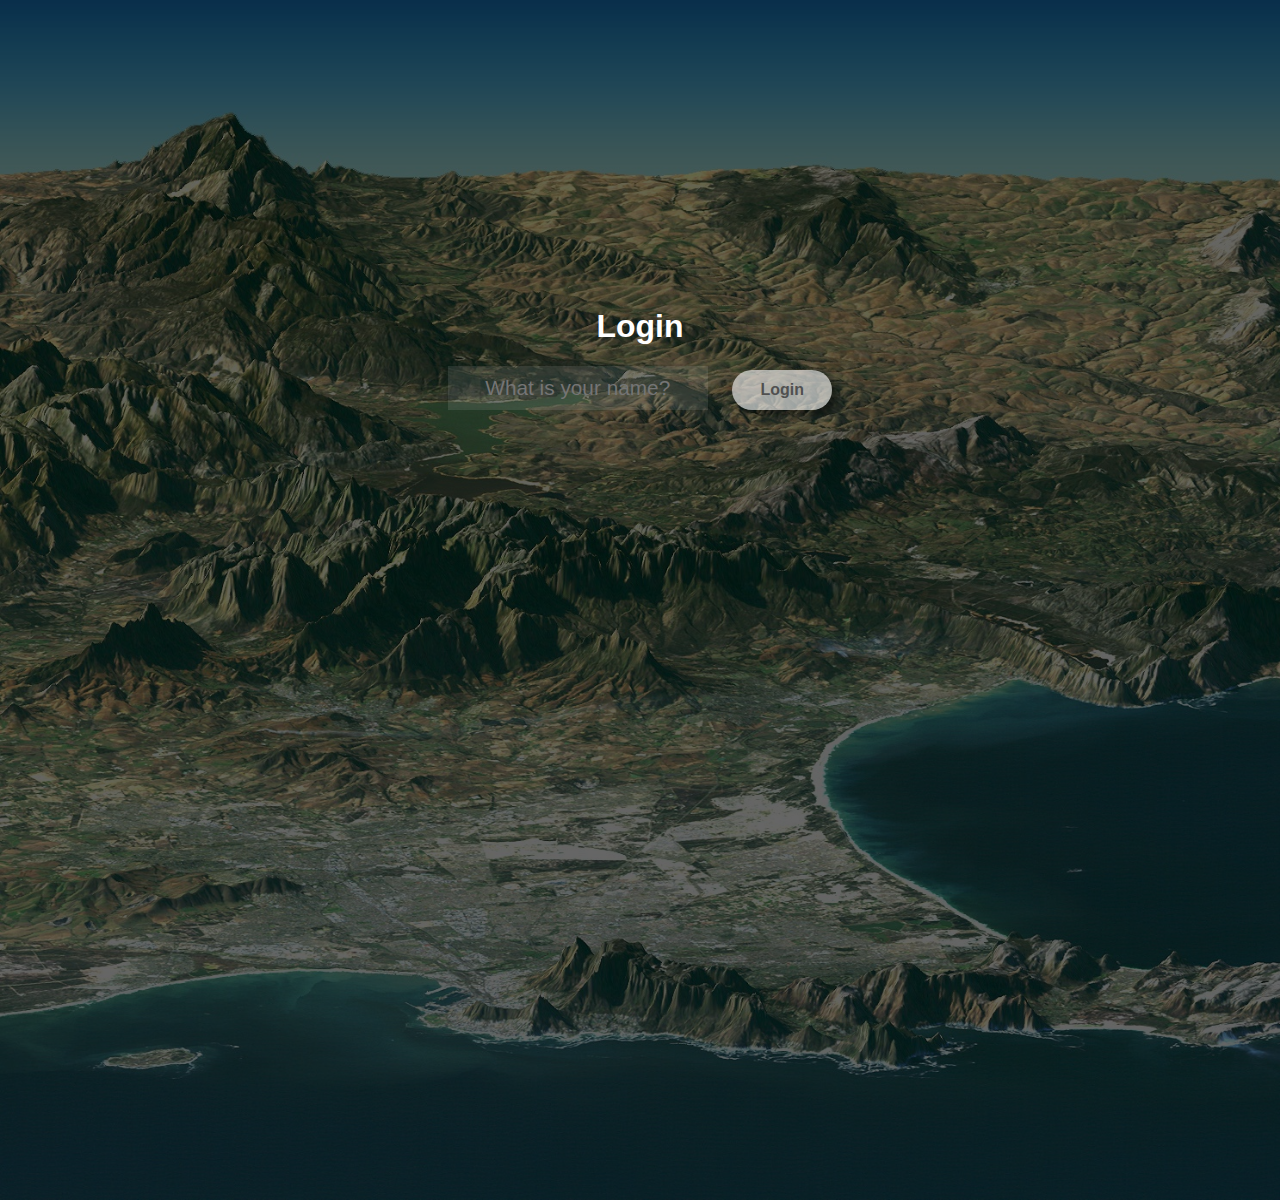
<file: index.html>
<!DOCTYPE html>
<html lang="en">
  <head>
    <meta charset="UTF-8" />
    <meta name="viewport" content="width=device-width, initial-scale=1.0" />
    <link rel="stylesheet" href="css/style.css" />
    <title>Momentum App</title>
  </head>
  <body>
    <h2 id="clock">00:00:00</h2>
    <h1 id="greeting"></h1>
    <form id="todo-form">
      <input type="text" placeholder="Write a To Do and Press Enter" required />
    </form>
    <div style="padding-left: 300px; padding-right: 300px">
      <ul id="todo-list" class="none"></ul>
    </div>
    <div id="quote">
      <span></span>
      <span></span>
    </div>
    <div id="weather">
      <span></span>
      <span></span>
    </div>
    <script src="https://ajax.googleapis.com/ajax/libs/jquery/3.6.0/jquery.min.js"></script>
    <script src="js/greetings.js"></script>
    <script src="js/clock.js"></script>
    <script src="js/quotes.js"></script>
    <script src="js/background.js"></script>
    <script src="js/todo.js"></script>
    <script src="js/weather.js"></script>
  </body>
</html>
</file>
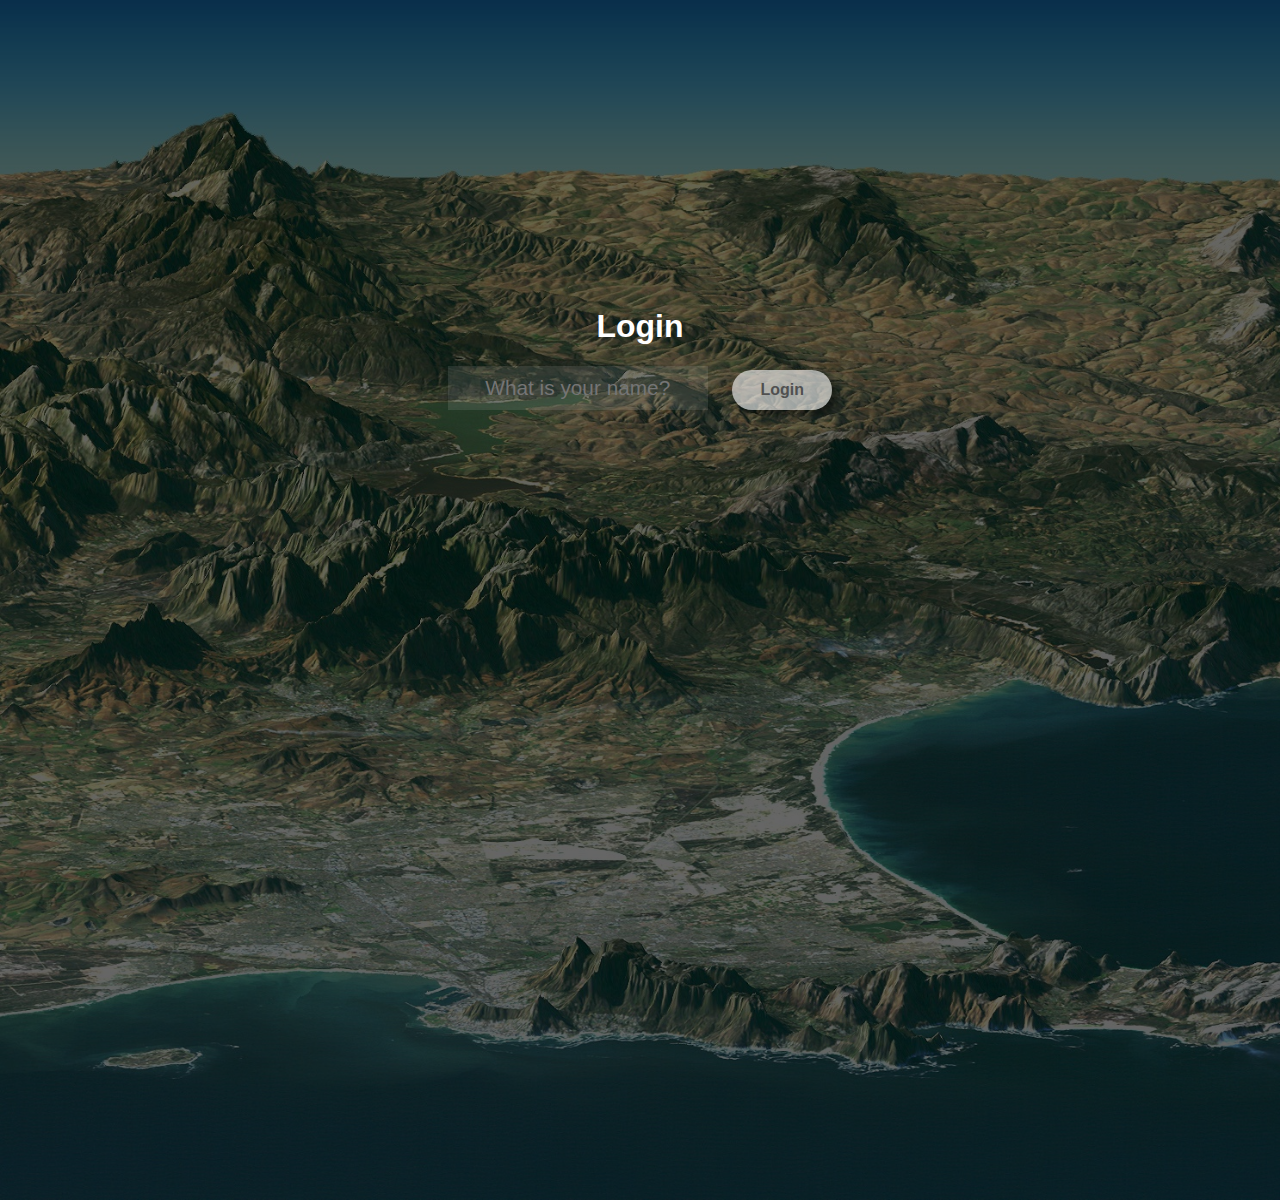
<file: login.html>
<!DOCTYPE html>
<html lang="en">
  <head>
    <meta charset="UTF-8" />
    <meta http-equiv="X-UA-Compatible" content="IE=edge" />
    <meta name="viewport" content="width=device-width, initial-scale=1.0" />
    <title>Login</title>
    <link rel="stylesheet" href="css/Login.module.css" />
  </head>
  <body>
    <h1 id="login-text">Login</h1>
    <form class="hidden" id="login-form">
      <input
        required
        maxlength="15"
        type="text"
        placeholder="What is your name?"
      />
      <input type="submit" value="Login" />
    </form>
    <img src="./img/4.jpeg" id="bgImage" />
    <script>
      const loginForm = document.getElementById("login-form");
      loginForm.addEventListener("submit", function (event) {
        event.preventDefault();
        window.location.href =
          "index.html?name=" + event.target.elements[0].value;
      });
    </script>
  </body>
</html>
</file>
<file: css/style.css>
.hidden {
  display: none;
}

* {
  box-sizing: border-box;
}
body {
  padding-top: 300px;
  font-family: "Baloo Tammudu 2", "Noto Sans KR", sans-serif;
}

#bgImage {
  position: absolute;
  left: 0;
  top: 0;
  max-width: 100%;
  min-width: 1880px;
  max-height: 1400px;
  min-height: 1200px;
  z-index: -5;
  filter: brightness(40%);
}

.deleteToDO {
  font-family: Impact, Haettenschweiler, "Arial Narrow Bold", sans-serif;
}

#clock {
  text-align: center;
  font-size: 8rem;
  margin: 10px;
  color: white;
  padding: -100px;
}
#greeting {
  margin: 30px;
  text-align: center;
  color: white;
  font-weight: 400;
  font-size: 2rem;
  font-weight: 600;
}
#todo-form {
  text-align: center;
  margin-top: 0px;
}
#todo-form input {
  text-align: center;
  color: white;
  font-size: 1rem;
  width: 540px;
  height: 40px;
  background-color: rgba(255, 255, 255, 0.1);
  font-weight: 500;
  border: none;
  margin-bottom: 20px;
  margin-top: -50px;
  transition: all, 0.4s;
}
#todo-form input:hover {
  background-color: rgba(255, 255, 255, 0.4);
}
#todo-form input:hover::-webkit-input-placeholder {
  /*placeholder color change*/
  color: rgb(50, 50, 50);
}
#todo-form input:focus {
  outline: none;
  border-bottom: 1px solid white;
  background-color: rgba(0, 0, 0, 0);
}
#todo-list {
  text-align: center;
  padding: 10px;
  border-radius: 10px;
  background-color: rgba(255, 255, 255, 0.2);
}
#todo-list li {
  list-style: circle;
  color: rgba(250, 250, 250, 0.8);
  margin-top: 40px;
  margin-bottom: 50px;
  font-size: 1rem;
  width: 540px;
  margin: 0 auto;
}
#todo-list li:hover {
  color: rgb(255, 166, 0);
  background-color: rgba(255, 255, 255, 0.2);
}
#todo-list button {
  margin-left: 10px;
  background-color: rgba(255, 255, 255, 0);
  outline: none;
  color: white;
  font-weight: 700;
  width: 30px;
  height: 30px;
  border: none;
  font-size: 1.2rem;
}
#todo-list button:hover {
  cursor: pointer;
}
#quote {
  text-align: center;
  position: fixed;
  bottom: 20px;
  margin-left: 36px;
  font-size: 0.8rem;
  font-weight: 200;
  color: rgba(255, 255, 255, 0.8);
}
#weather {
  position: fixed;
  top: 20px;
  right: 36px;
  color: white;
  font-size: 0.9rem;
  font-weight: 700;
}
#weather:hover {
  color: rgb(255, 166, 0);
}

.none {
  display: none;
}
</file>
<file: css/Login.module.css>
body {
  padding-top: 300px;
  font-family: "Baloo Tammudu 2", "Noto Sans KR", sans-serif;
}

#bgImage {
  position: absolute;
  left: 0;
  top: 0;
  max-width: 100%;
  min-width: 1880px;
  max-height: 1400px;
  min-height: 1200px;
  z-index: -5;
  filter: brightness(40%);
}

#login-text {
  text-align: center;
  margin-top: 0px;
  color: white;
}

#login-form {
  text-align: center;
  color: white;
  margin: 0 auto;
}
#login-form input:first-child {
  text-align: center;
  color: white;
  font-size: 1.3rem;
  padding: 10px;
  width: 240px;
  background-color: rgba(255, 255, 255, 0.1);
  border: none;
  transition: all, 0.4s;
}
#login-form input:first-child:hover {
  background-color: rgba(255, 255, 255, 0.4);
}
#login-form input:hover::-webkit-input-placeholder {
  /*placeholder color change*/
  color: rgb(50, 50, 50);
}
#login-form input:first-child:focus {
  outline: none;
  border-bottom: 1px solid white;
  background-color: rgba(0, 0, 0, 0);
}
#login-form input:nth-child(2) {
  margin-left: 20px;
  width: 100px;
  height: 40px;
  border-radius: 30px;
  border: none;
  background-color: rgba(255, 255, 255, 0.6);
  color: rgb(80, 80, 80);
  font-size: 1rem;
  font-weight: 600;
  box-shadow: 5px 5px 5px rgba(0, 0, 0, 0.4);
  outline: none;
  cursor: pointer;
  transition: all, 0.4s;
}
#login-form input:nth-child(2):hover {
  background-color: rgba(255, 255, 255, 0.8);
}
#login-form input:nth-child(2):active {
  background-color: darkgray;
  color: white;
  outline: none;
}
</file>
